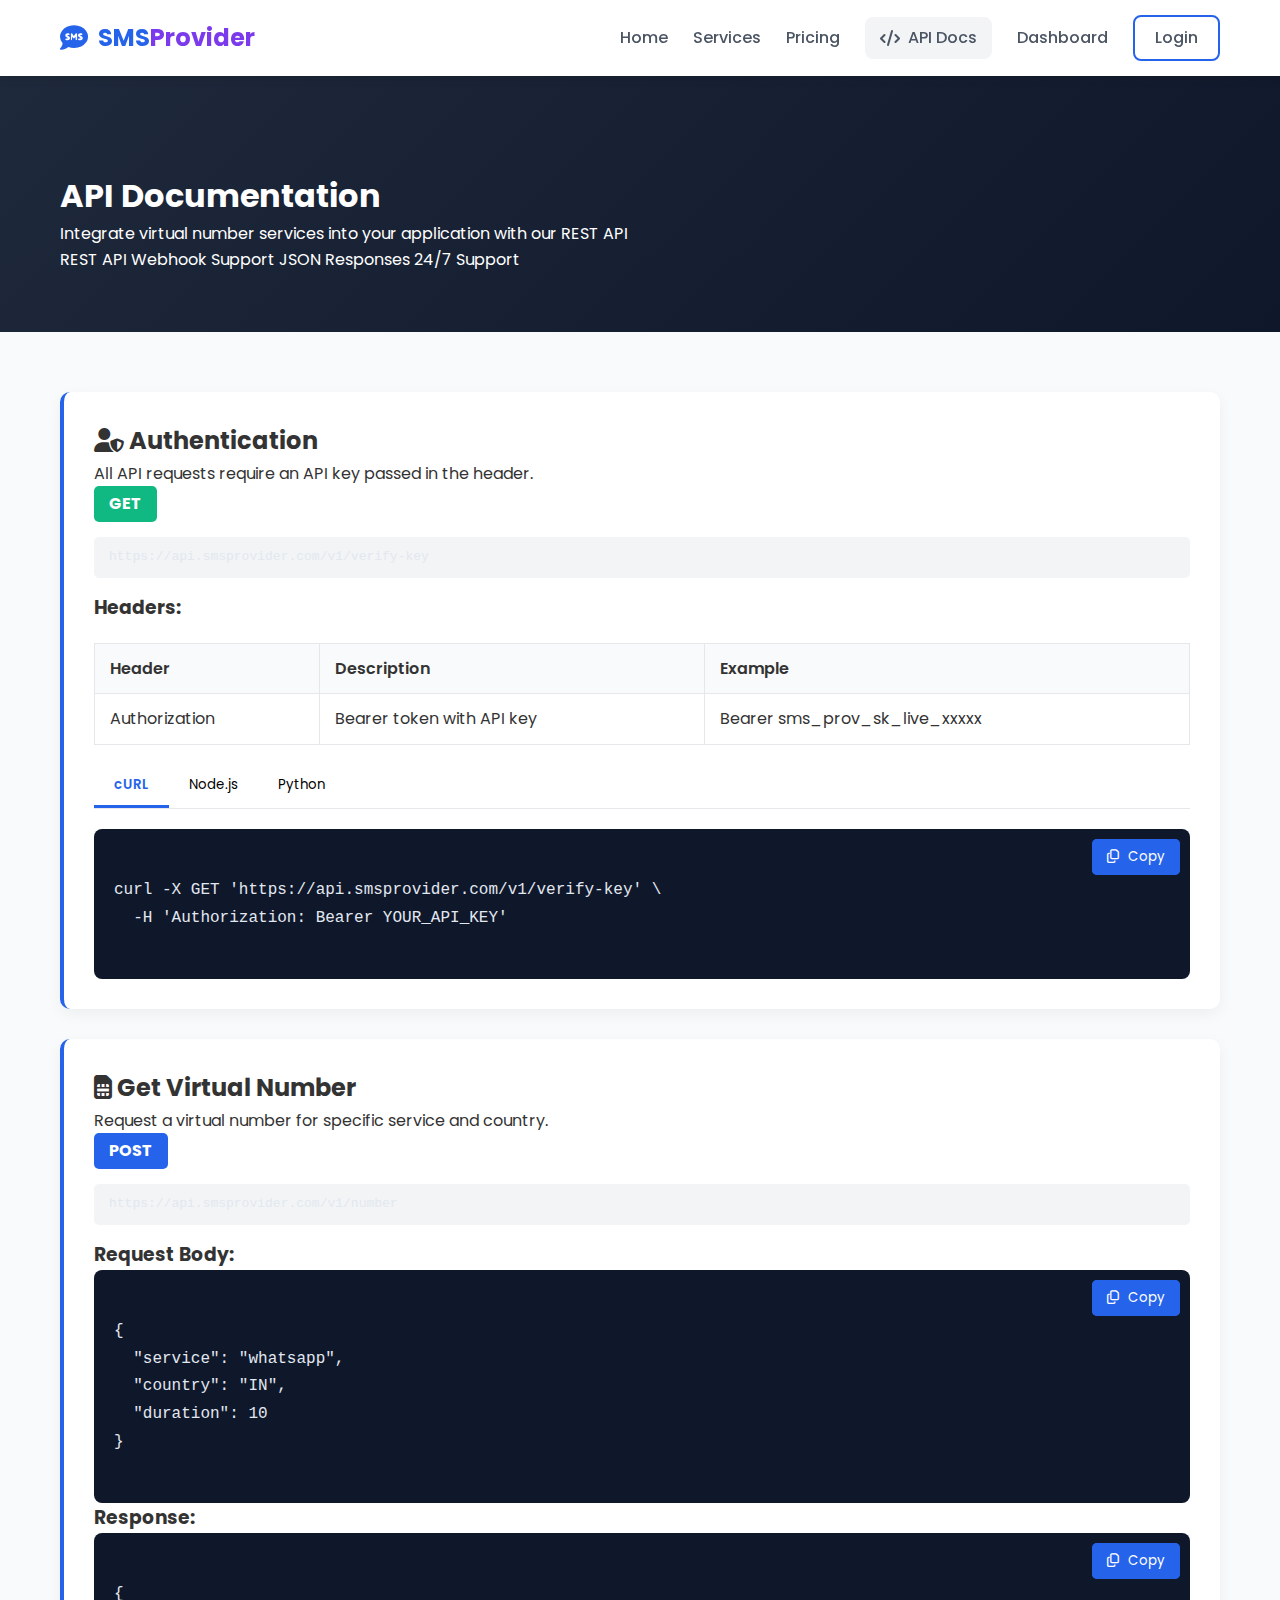
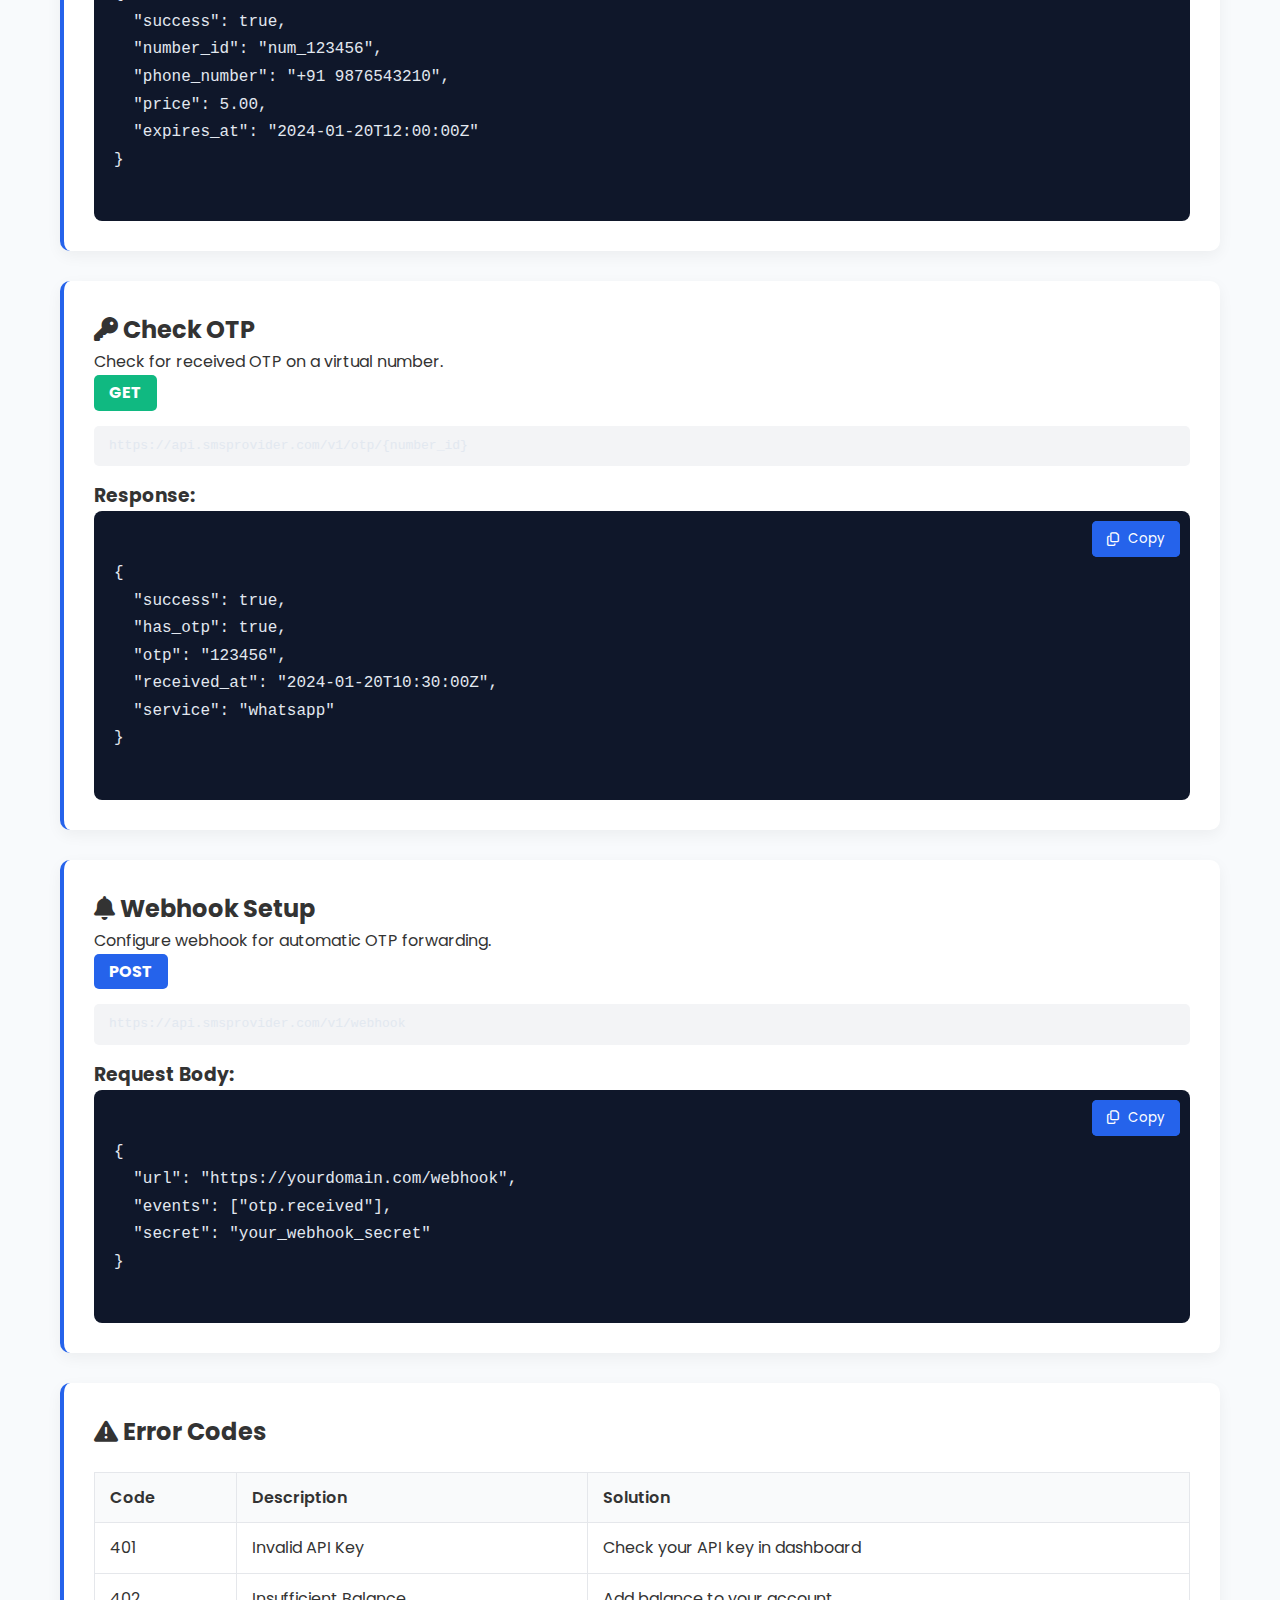
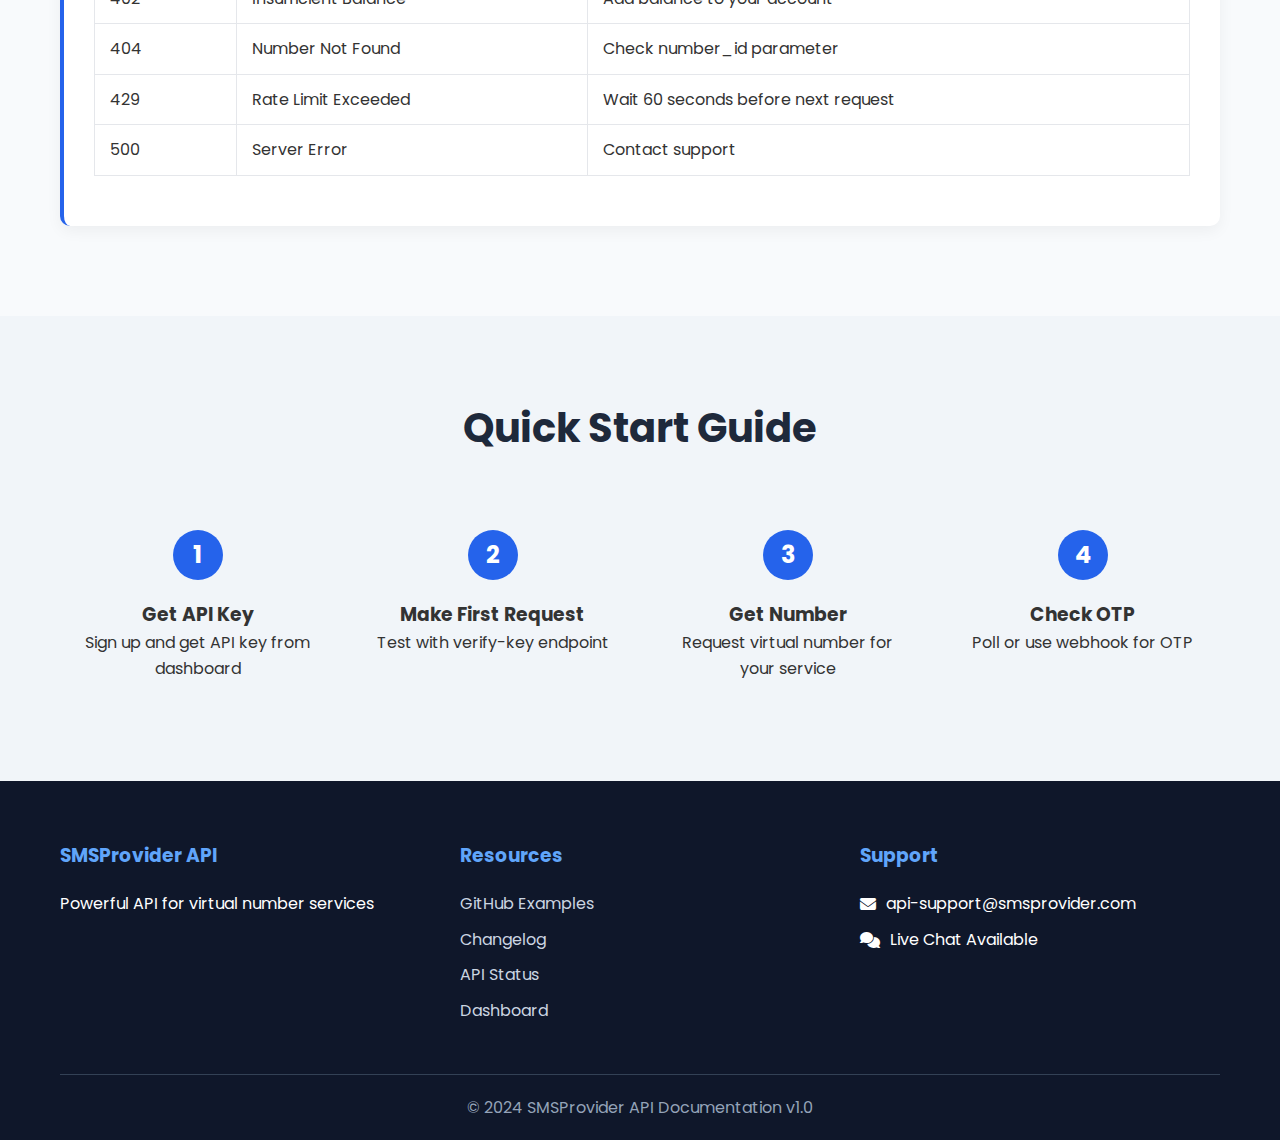
<file: api.html>
<!DOCTYPE html>
<html lang="en">
<head>
    <meta charset="UTF-8">
    <meta name="viewport" content="width=device-width, initial-scale=1.0">
    <title>API Documentation - SMSProvider</title>
    <link rel="stylesheet" href="style.css">
    <link rel="stylesheet" href="https://cdnjs.cloudflare.com/ajax/libs/font-awesome/6.4.0/css/all.min.css">
    <link href="https://fonts.googleapis.com/css2?family=Poppins:wght@300;400;500;600;700&display=swap" rel="stylesheet">
    <style>
        .api-doc-header {
            background: linear-gradient(135deg, #1e293b 0%, #0f172a 100%);
            color: white;
            padding: 100px 0 60px;
            margin-top: 70px;
        }
        
        .api-endpoints {
            padding: 60px 0;
        }
        
        .endpoint-card {
            background: white;
            border-radius: 10px;
            padding: 30px;
            margin-bottom: 30px;
            box-shadow: 0 5px 15px rgba(0,0,0,0.05);
            border-left: 4px solid #2563eb;
        }
        
        .endpoint-method {
            display: inline-block;
            padding: 5px 15px;
            border-radius: 5px;
            font-weight: bold;
            margin-right: 10px;
        }
        
        .method-get { background: #10b981; color: white; }
        .method-post { background: #2563eb; color: white; }
        
        .endpoint-url {
            font-family: monospace;
            background: #f3f4f6;
            padding: 10px 15px;
            border-radius: 5px;
            margin: 15px 0;
            display: block;
            overflow-x: auto;
        }
        
        .code-block {
            position: relative;
        }
        
        .copy-code-btn {
            position: absolute;
            top: 10px;
            right: 10px;
            background: #2563eb;
            color: white;
            border: none;
            padding: 8px 15px;
            border-radius: 5px;
            cursor: pointer;
            display: flex;
            align-items: center;
            gap: 5px;
        }
        
        .api-table {
            width: 100%;
            border-collapse: collapse;
            margin: 20px 0;
        }
        
        .api-table th, .api-table td {
            border: 1px solid #e5e7eb;
            padding: 12px 15px;
            text-align: left;
        }
        
        .api-table th {
            background: #f9fafb;
            font-weight: 600;
        }
        
        .code-tabs {
            display: flex;
            border-bottom: 1px solid #e5e7eb;
            margin-bottom: 20px;
        }
        
        .code-tab {
            padding: 10px 20px;
            background: none;
            border: none;
            cursor: pointer;
            border-bottom: 3px solid transparent;
        }
        
        .code-tab.active {
            border-bottom-color: #2563eb;
            color: #2563eb;
            font-weight: 600;
        }
        
        .code-content {
            display: none;
        }
        
        .code-content.active {
            display: block;
        }
    </style>
</head>
<body>
    <!-- Navbar -->
    <nav class="navbar">
        <div class="container">
            <div class="logo">
                <i class="fas fa-sms"></i>
                <span>SMS<span class="logo-highlight">Provider</span></span>
            </div>
            <div class="nav-links">
                <a href="index.html">Home</a>
                <a href="index.html#services">Services</a>
                <a href="index.html#pricing">Pricing</a>
                <a href="api.html" class="dashboard-btn active">
                    <i class="fas fa-code"></i> API Docs
                </a>
                <a href="dashboard.html">Dashboard</a>
                <a href="#" class="btn-login">Login</a>
            </div>
            <div class="menu-toggle">
                <i class="fas fa-bars"></i>
            </div>
        </div>
    </nav>

    <!-- API Documentation Header -->
    <section class="api-doc-header">
        <div class="container">
            <h1>API Documentation</h1>
            <p>Integrate virtual number services into your application with our REST API</p>
            <div class="api-badges">
                <span class="api-badge">REST API</span>
                <span class="api-badge">Webhook Support</span>
                <span class="api-badge">JSON Responses</span>
                <span class="api-badge">24/7 Support</span>
            </div>
        </div>
    </section>

    <!-- API Endpoints -->
    <section class="api-endpoints">
        <div class="container">
            <!-- Authentication -->
            <div class="endpoint-card">
                <h2><i class="fas fa-user-shield"></i> Authentication</h2>
                <p>All API requests require an API key passed in the header.</p>
                
                <div class="endpoint-method method-get">GET</div>
                <code class="endpoint-url">https://api.smsprovider.com/v1/verify-key</code>
                
                <h3>Headers:</h3>
                <table class="api-table">
                    <tr>
                        <th>Header</th>
                        <th>Description</th>
                        <th>Example</th>
                    </tr>
                    <tr>
                        <td>Authorization</td>
                        <td>Bearer token with API key</td>
                        <td>Bearer sms_prov_sk_live_xxxxx</td>
                    </tr>
                </table>
                
                <div class="code-tabs">
                    <button class="code-tab active" data-tab="curl-auth">cURL</button>
                    <button class="code-tab" data-tab="node-auth">Node.js</button>
                    <button class="code-tab" data-tab="python-auth">Python</button>
                </div>
                
                <div class="code-content active" id="curl-auth">
                    <pre><code class="bash">
curl -X GET 'https://api.smsprovider.com/v1/verify-key' \
  -H 'Authorization: Bearer YOUR_API_KEY'
                    </code></pre>
                </div>
                <div class="code-content" id="node-auth">
                    <pre><code class="javascript">
const verifyKey = async () => {
    const response = await fetch(
        'https://api.smsprovider.com/v1/verify-key',
        {
            headers: {
                'Authorization': 'Bearer YOUR_API_KEY'
            }
        }
    );
    return await response.json();
};
                    </code></pre>
                </div>
                <div class="code-content" id="python-auth">
                    <pre><code class="python">
import requests

response = requests.get(
    'https://api.smsprovider.com/v1/verify-key',
    headers={'Authorization': 'Bearer YOUR_API_KEY'}
)
print(response.json())
                    </code></pre>
                </div>
            </div>

            <!-- Get Virtual Number -->
            <div class="endpoint-card">
                <h2><i class="fas fa-sim-card"></i> Get Virtual Number</h2>
                <p>Request a virtual number for specific service and country.</p>
                
                <div class="endpoint-method method-post">POST</div>
                <code class="endpoint-url">https://api.smsprovider.com/v1/number</code>
                
                <h3>Request Body:</h3>
                <pre><code class="json">
{
  "service": "whatsapp",
  "country": "IN",
  "duration": 10
}
                </code></pre>
                
                <h3>Response:</h3>
                <pre><code class="json">
{
  "success": true,
  "number_id": "num_123456",
  "phone_number": "+91 9876543210",
  "price": 5.00,
  "expires_at": "2024-01-20T12:00:00Z"
}
                </code></pre>
            </div>

            <!-- Check OTP -->
            <div class="endpoint-card">
                <h2><i class="fas fa-key"></i> Check OTP</h2>
                <p>Check for received OTP on a virtual number.</p>
                
                <div class="endpoint-method method-get">GET</div>
                <code class="endpoint-url">https://api.smsprovider.com/v1/otp/{number_id}</code>
                
                <h3>Response:</h3>
                <pre><code class="json">
{
  "success": true,
  "has_otp": true,
  "otp": "123456",
  "received_at": "2024-01-20T10:30:00Z",
  "service": "whatsapp"
}
                </code></pre>
            </div>

            <!-- Webhook Setup -->
            <div class="endpoint-card">
                <h2><i class="fas fa-bell"></i> Webhook Setup</h2>
                <p>Configure webhook for automatic OTP forwarding.</p>
                
                <div class="endpoint-method method-post">POST</div>
                <code class="endpoint-url">https://api.smsprovider.com/v1/webhook</code>
                
                <h3>Request Body:</h3>
                <pre><code class="json">
{
  "url": "https://yourdomain.com/webhook",
  "events": ["otp.received"],
  "secret": "your_webhook_secret"
}
                </code></pre>
            </div>

            <!-- Error Codes -->
            <div class="endpoint-card">
                <h2><i class="fas fa-exclamation-triangle"></i> Error Codes</h2>
                <table class="api-table">
                    <tr>
                        <th>Code</th>
                        <th>Description</th>
                        <th>Solution</th>
                    </tr>
                    <tr>
                        <td>401</td>
                        <td>Invalid API Key</td>
                        <td>Check your API key in dashboard</td>
                    </tr>
                    <tr>
                        <td>402</td>
                        <td>Insufficient Balance</td>
                        <td>Add balance to your account</td>
                    </tr>
                    <tr>
                        <td>404</td>
                        <td>Number Not Found</td>
                        <td>Check number_id parameter</td>
                    </tr>
                    <tr>
                        <td>429</td>
                        <td>Rate Limit Exceeded</td>
                        <td>Wait 60 seconds before next request</td>
                    </tr>
                    <tr>
                        <td>500</td>
                        <td>Server Error</td>
                        <td>Contact support</td>
                    </tr>
                </table>
            </div>
        </div>
    </section>

    <!-- Quick Start -->
    <section class="how-it-works" style="background: #f1f5f9;">
        <div class="container">
            <h2 class="section-title">Quick Start Guide</h2>
            <div class="steps">
                <div class="step">
                    <div class="step-number">1</div>
                    <h3>Get API Key</h3>
                    <p>Sign up and get API key from dashboard</p>
                </div>
                <div class="step">
                    <div class="step-number">2</div>
                    <h3>Make First Request</h3>
                    <p>Test with verify-key endpoint</p>
                </div>
                <div class="step">
                    <div class="step-number">3</div>
                    <h3>Get Number</h3>
                    <p>Request virtual number for your service</p>
                </div>
                <div class="step">
                    <div class="step-number">4</div>
                    <h3>Check OTP</h3>
                    <p>Poll or use webhook for OTP</p>
                </div>
            </div>
        </div>
    </section>

    <!-- Footer -->
    <footer>
        <div class="container">
            <div class="footer-content">
                <div class="footer-section">
                    <h3>SMSProvider API</h3>
                    <p>Powerful API for virtual number services</p>
                </div>
                <div class="footer-section">
                    <h3>Resources</h3>
                    <a href="https://github.com/smsprovider/api-examples" target="_blank">GitHub Examples</a>
                    <a href="#changelog">Changelog</a>
                    <a href="#status">API Status</a>
                    <a href="dashboard.html">Dashboard</a>
                </div>
                <div class="footer-section">
                    <h3>Support</h3>
                    <p><i class="fas fa-envelope"></i> api-support@smsprovider.com</p>
                    <p><i class="fas fa-comments"></i> Live Chat Available</p>
                </div>
            </div>
            <div class="footer-bottom">
                <p>&copy; 2024 SMSProvider API Documentation v1.0</p>
            </div>
        </div>
    </footer>

    <script src="script.js"></script>
    <script>
        // Code tabs functionality
        document.querySelectorAll('.code-tab').forEach(tab => {
            tab.addEventListener('click', () => {
                const tabId = tab.getAttribute('data-tab');
                const parent = tab.closest('.endpoint-card');
                
                // Remove active class from all tabs in this card
                parent.querySelectorAll('.code-tab').forEach(t => {
                    t.classList.remove('active');
                });
                
                // Remove active class from all content in this card
                parent.querySelectorAll('.code-content').forEach(c => {
                    c.classList.remove('active');
                });
                
                // Add active class to clicked tab and corresponding content
                tab.classList.add('active');
                parent.querySelector(`#${tabId}`).classList.add('active');
            });
        });
        
        // Copy code buttons
        document.querySelectorAll('pre code').forEach(codeBlock => {
            const copyBtn = document.createElement('button');
            copyBtn.className = 'copy-code-btn';
            copyBtn.innerHTML = '<i class="far fa-copy"></i> Copy';
            copyBtn.addEventListener('click', () => {
                navigator.clipboard.writeText(codeBlock.textContent)
                    .then(() => {
                        copyBtn.innerHTML = '<i class="fas fa-check"></i> Copied!';
                        setTimeout(() => {
                            copyBtn.innerHTML = '<i class="far fa-copy"></i> Copy';
                        }, 2000);
                    });
            });
            codeBlock.parentNode.style.position = 'relative';
            codeBlock.parentNode.appendChild(copyBtn);
        });
    </script>
</body>
</html>
</file>
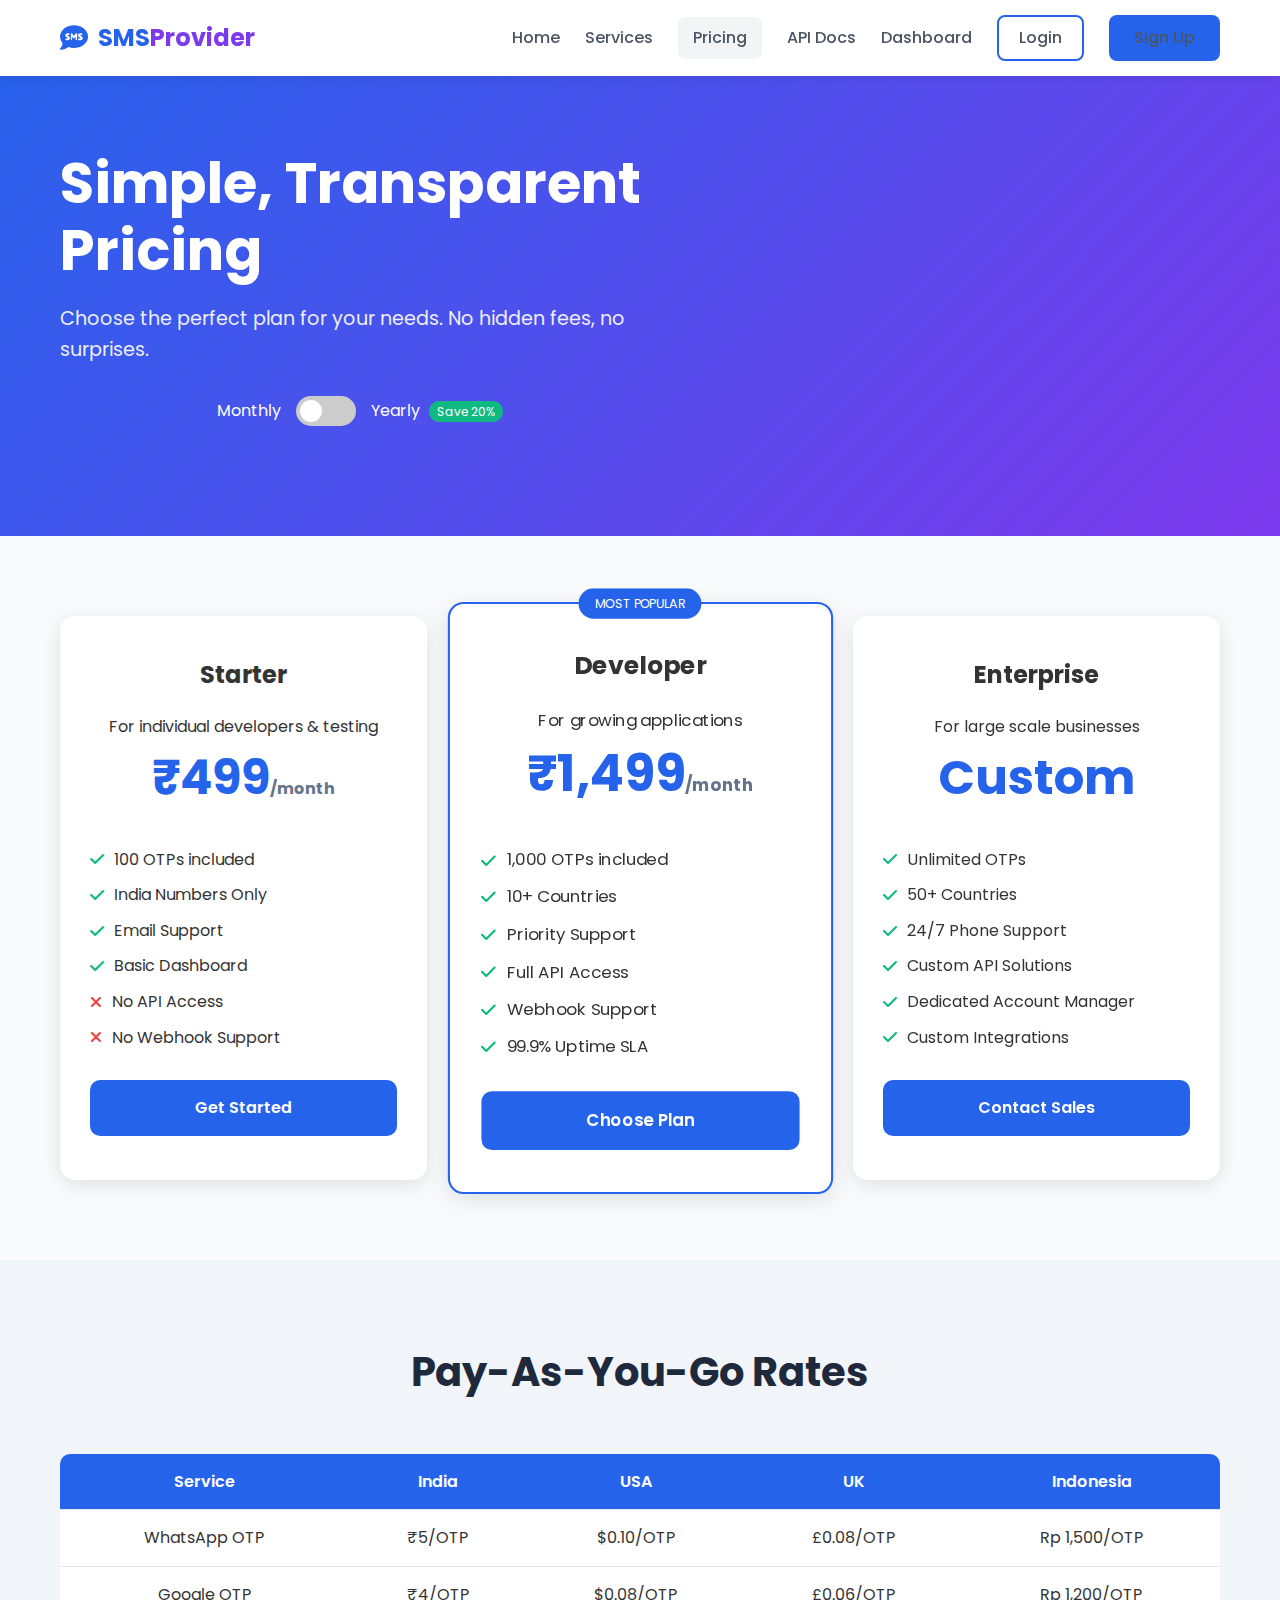
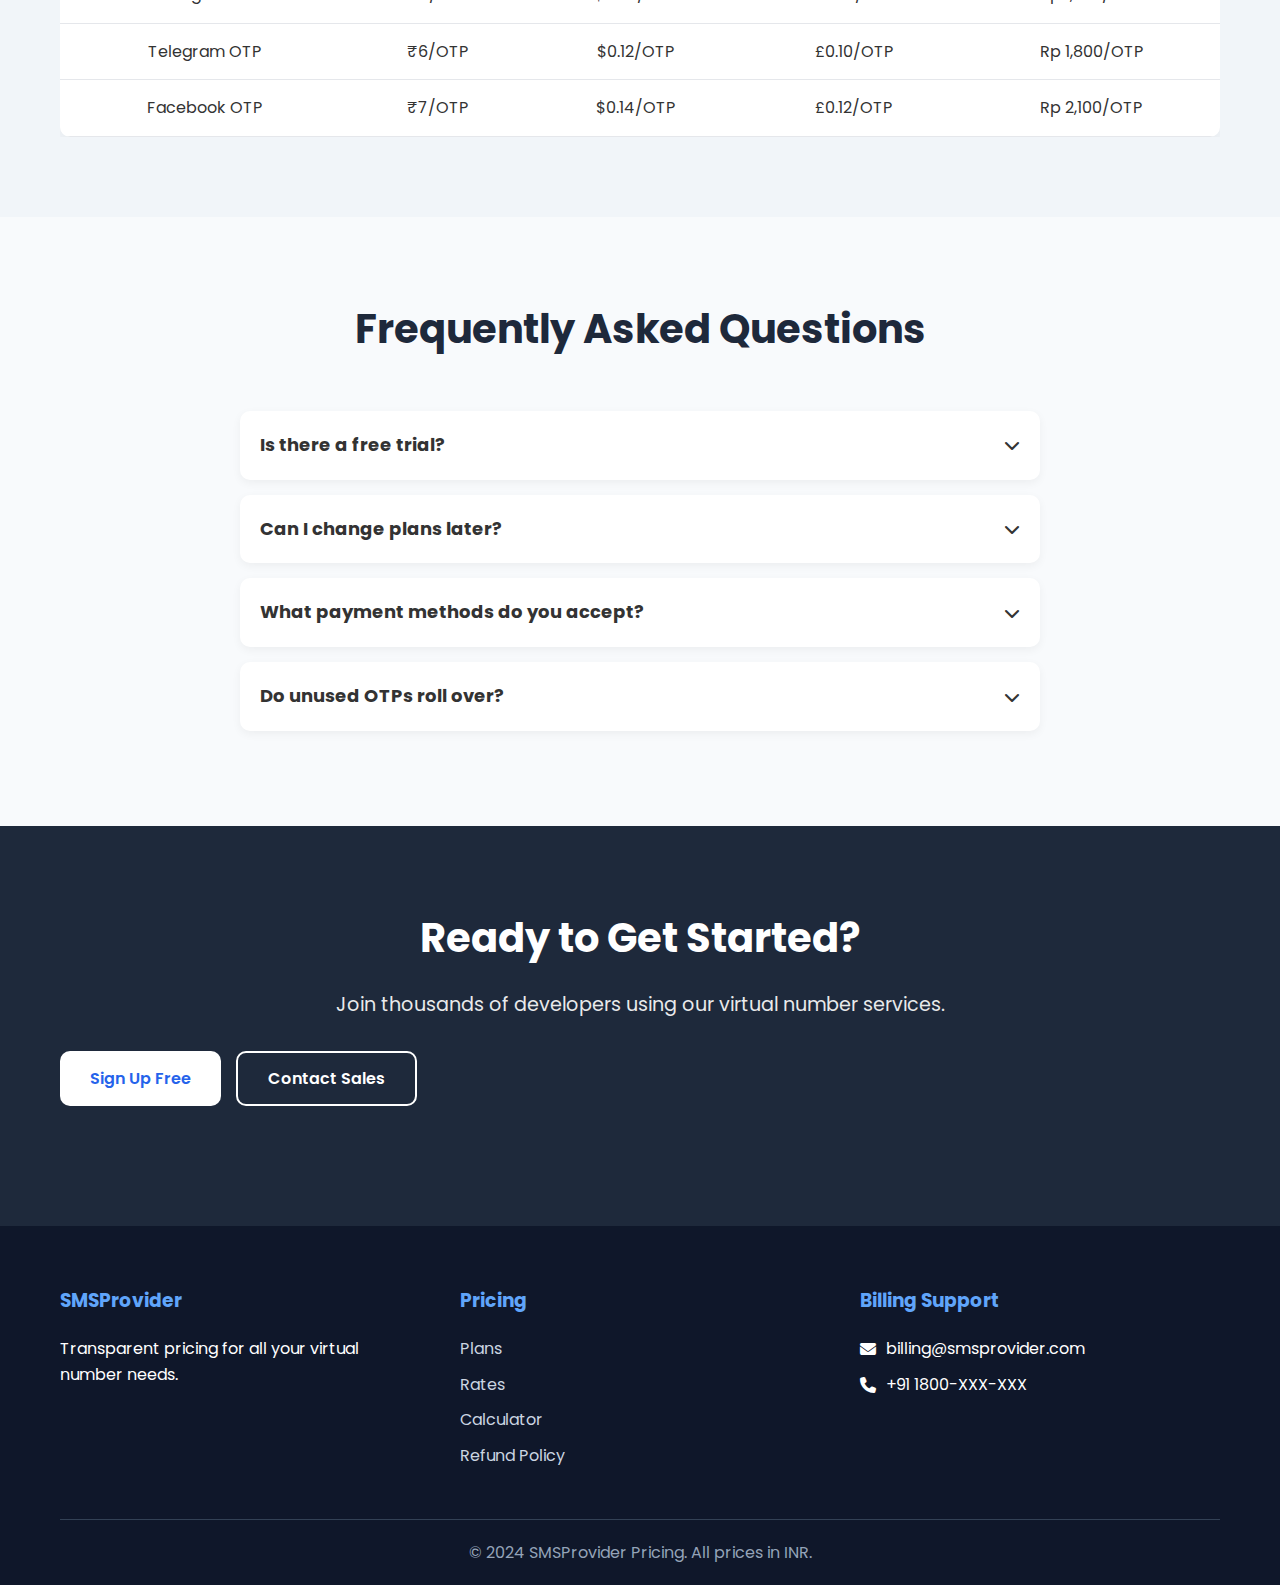
<file: pricing.html>
<!DOCTYPE html>
<html lang="en">
<head>
    <meta charset="UTF-8">
    <meta name="viewport" content="width=device-width, initial-scale=1.0">
    <title>Pricing - SMSProvider</title>
    <link rel="stylesheet" href="style.css">
    <link rel="stylesheet" href="https://cdnjs.cloudflare.com/ajax/libs/font-awesome/6.4.0/css/all.min.css">
    <link href="https://fonts.googleapis.com/css2?family=Poppins:wght@300;400;500;600;700&display=swap" rel="stylesheet">
</head>
<body>
    <!-- Navbar -->
    <nav class="navbar">
        <div class="container">
            <div class="logo">
                <i class="fas fa-sms"></i>
                <span>SMS<span class="logo-highlight">Provider</span></span>
            </div>
            <div class="nav-links">
                <a href="index.html">Home</a>
                <a href="index.html#services">Services</a>
                <a href="pricing.html" class="dashboard-btn active">Pricing</a>
                <a href="api.html">API Docs</a>
                <a href="dashboard.html">Dashboard</a>
                <a href="#" class="btn-login">Login</a>
                <a href="#" class="btn-signup">Sign Up</a>
            </div>
            <div class="menu-toggle">
                <i class="fas fa-bars"></i>
            </div>
        </div>
    </nav>

    <!-- Pricing Hero -->
    <section class="hero" style="padding: 150px 0 80px;">
        <div class="container">
            <div class="hero-content">
                <h1>Simple, Transparent Pricing</h1>
                <p class="subtitle">Choose the perfect plan for your needs. No hidden fees, no surprises.</p>
                <div class="pricing-toggle">
                    <span>Monthly</span>
                    <label class="switch">
                        <input type="checkbox" id="pricingToggle">
                        <span class="slider"></span>
                    </label>
                    <span>Yearly <span class="discount-badge">Save 20%</span></span>
                </div>
            </div>
        </div>
    </section>

    <!-- Pricing Plans -->
    <section class="pricing">
        <div class="container">
            <div class="pricing-cards">
                <!-- Starter Plan -->
                <div class="price-card">
                    <h3>Starter</h3>
                    <p>For individual developers & testing</p>
                    <div class="price monthly">₹499<span>/month</span></div>
                    <div class="price yearly" style="display: none;">₹399<span>/month</span></div>
                    <ul>
                        <li><i class="fas fa-check"></i> 100 OTPs included</li>
                        <li><i class="fas fa-check"></i> India Numbers Only</li>
                        <li><i class="fas fa-check"></i> Email Support</li>
                        <li><i class="fas fa-check"></i> Basic Dashboard</li>
                        <li><i class="fas fa-times"></i> No API Access</li>
                        <li><i class="fas fa-times"></i> No Webhook Support</li>
                    </ul>
                    <a href="#signup" class="btn-price">Get Started</a>
                </div>

                <!-- Developer Plan -->
                <div class="price-card popular">
                    <div class="popular-badge">MOST POPULAR</div>
                    <h3>Developer</h3>
                    <p>For growing applications</p>
                    <div class="price monthly">₹1,499<span>/month</span></div>
                    <div class="price yearly" style="display: none;">₹1,199<span>/month</span></div>
                    <ul>
                        <li><i class="fas fa-check"></i> 1,000 OTPs included</li>
                        <li><i class="fas fa-check"></i> 10+ Countries</li>
                        <li><i class="fas fa-check"></i> Priority Support</li>
                        <li><i class="fas fa-check"></i> Full API Access</li>
                        <li><i class="fas fa-check"></i> Webhook Support</li>
                        <li><i class="fas fa-check"></i> 99.9% Uptime SLA</li>
                    </ul>
                    <a href="#signup" class="btn-price">Choose Plan</a>
                </div>

                <!-- Enterprise Plan -->
                <div class="price-card">
                    <h3>Enterprise</h3>
                    <p>For large scale businesses</p>
                    <div class="price">Custom</div>
                    <ul>
                        <li><i class="fas fa-check"></i> Unlimited OTPs</li>
                        <li><i class="fas fa-check"></i> 50+ Countries</li>
                        <li><i class="fas fa-check"></i> 24/7 Phone Support</li>
                        <li><i class="fas fa-check"></i> Custom API Solutions</li>
                        <li><i class="fas fa-check"></i> Dedicated Account Manager</li>
                        <li><i class="fas fa-check"></i> Custom Integrations</li>
                    </ul>
                    <a href="#contact" class="btn-price">Contact Sales</a>
                </div>
            </div>
        </div>
    </section>

    <!-- Pay-As-You-Go -->
    <section class="how-it-works">
        <div class="container">
            <h2 class="section-title">Pay-As-You-Go Rates</h2>
            <div class="rates-table">
                <table>
                    <thead>
                        <tr>
                            <th>Service</th>
                            <th>India</th>
                            <th>USA</th>
                            <th>UK</th>
                            <th>Indonesia</th>
                        </tr>
                    </thead>
                    <tbody>
                        <tr>
                            <td>WhatsApp OTP</td>
                            <td>₹5/OTP</td>
                            <td>$0.10/OTP</td>
                            <td>£0.08/OTP</td>
                            <td>Rp 1,500/OTP</td>
                        </tr>
                        <tr>
                            <td>Google OTP</td>
                            <td>₹4/OTP</td>
                            <td>$0.08/OTP</td>
                            <td>£0.06/OTP</td>
                            <td>Rp 1,200/OTP</td>
                        </tr>
                        <tr>
                            <td>Telegram OTP</td>
                            <td>₹6/OTP</td>
                            <td>$0.12/OTP</td>
                            <td>£0.10/OTP</td>
                            <td>Rp 1,800/OTP</td>
                        </tr>
                        <tr>
                            <td>Facebook OTP</td>
                            <td>₹7/OTP</td>
                            <td>$0.14/OTP</td>
                            <td>£0.12/OTP</td>
                            <td>Rp 2,100/OTP</td>
                        </tr>
                    </tbody>
                </table>
            </div>
        </div>
    </section>

    <!-- FAQ -->
    <section class="pricing" style="background: #f8fafc;">
        <div class="container">
            <h2 class="section-title">Frequently Asked Questions</h2>
            <div class="faq">
                <div class="faq-item">
                    <div class="faq-question">
                        <h3>Is there a free trial?</h3>
                        <i class="fas fa-chevron-down"></i>
                    </div>
                    <div class="faq-answer">
                        <p>Yes! All new users get ₹100 free credit to test our services.</p>
                    </div>
                </div>
                <div class="faq-item">
                    <div class="faq-question">
                        <h3>Can I change plans later?</h3>
                        <i class="fas fa-chevron-down"></i>
                    </div>
                    <div class="faq-answer">
                        <p>Yes, you can upgrade or downgrade your plan anytime.</p>
                    </div>
                </div>
                <div class="faq-item">
                    <div class="faq-question">
                        <h3>What payment methods do you accept?</h3>
                        <i class="fas fa-chevron-down"></i>
                    </div>
                    <div class="faq-answer">
                        <p>Credit/Debit Cards, UPI, Net Banking, PayPal, and Crypto.</p>
                    </div>
                </div>
                <div class="faq-item">
                    <div class="faq-question">
                        <h3>Do unused OTPs roll over?</h3>
                        <i class="fas fa-chevron-down"></i>
                    </div>
                    <div class="faq-answer">
                        <p>Yes, unused OTPs roll over to the next month for paid plans.</p>
                    </div>
                </div>
            </div>
        </div>
    </section>

    <!-- CTA -->
    <section class="api-section">
        <div class="container">
            <div class="cta-final">
                <h2>Ready to Get Started?</h2>
                <p>Join thousands of developers using our virtual number services.</p>
                <div class="cta-buttons">
                    <a href="#signup" class="btn-primary">Sign Up Free</a>
                    <a href="#contact" class="btn-secondary">Contact Sales</a>
                </div>
            </div>
        </div>
    </section>

    <!-- Footer -->
    <footer>
        <div class="container">
            <div class="footer-content">
                <div class="footer-section">
                    <h3>SMSProvider</h3>
                    <p>Transparent pricing for all your virtual number needs.</p>
                </div>
                <div class="footer-section">
                    <h3>Pricing</h3>
                    <a href="#plans">Plans</a>
                    <a href="#rates">Rates</a>
                    <a href="#calculator">Calculator</a>
                    <a href="#refund">Refund Policy</a>
                </div>
                <div class="footer-section">
                    <h3>Billing Support</h3>
                    <p><i class="fas fa-envelope"></i> billing@smsprovider.com</p>
                    <p><i class="fas fa-phone"></i> +91 1800-XXX-XXX</p>
                </div>
            </div>
            <div class="footer-bottom">
                <p>&copy; 2024 SMSProvider Pricing. All prices in INR.</p>
            </div>
        </div>
    </footer>

    <script src="script.js"></script>
    <script>
        // Pricing toggle
        const pricingToggle = document.getElementById('pricingToggle');
        const monthlyPrices = document.querySelectorAll('.price.monthly');
        const yearlyPrices = document.querySelectorAll('.price.yearly');
        
        if (pricingToggle) {
            pricingToggle.addEventListener('change', function() {
                if (this.checked) {
                    monthlyPrices.forEach(p => p.style.display = 'none');
                    yearlyPrices.forEach(p => p.style.display = 'block');
                } else {
                    monthlyPrices.forEach(p => p.style.display = 'block');
                    yearlyPrices.forEach(p => p.style.display = 'none');
                }
            });
        }
        
        // FAQ toggle
        document.querySelectorAll('.faq-question').forEach(question => {
            question.addEventListener('click', () => {
                const answer = question.nextElementSibling;
                const icon = question.querySelector('i');
                
                answer.style.display = answer.style.display === 'block' ? 'none' : 'block';
                icon.classList.toggle('fa-chevron-down');
                icon.classList.toggle('fa-chevron-up');
            });
        });
        
        // Add some CSS for FAQ
        const style = document.createElement('style');
        style.textContent = `
            .pricing-toggle {
                display: flex;
                align-items: center;
                gap: 15px;
                margin: 30px 0;
                justify-content: center;
            }
            
            .switch {
                position: relative;
                display: inline-block;
                width: 60px;
                height: 30px;
            }
            
            .switch input {
                opacity: 0;
                width: 0;
                height: 0;
            }
            
            .slider {
                position: absolute;
                cursor: pointer;
                top: 0;
                left: 0;
                right: 0;
                bottom: 0;
                background-color: #ccc;
                transition: .4s;
                border-radius: 34px;
            }
            
            .slider:before {
                position: absolute;
                content: "";
                height: 22px;
                width: 22px;
                left: 4px;
                bottom: 4px;
                background-color: white;
                transition: .4s;
                border-radius: 50%;
            }
            
            input:checked + .slider {
                background-color: #2563eb;
            }
            
            input:checked + .slider:before {
                transform: translateX(30px);
            }
            
            .discount-badge {
                background: #10b981;
                color: white;
                padding: 2px 8px;
                border-radius: 10px;
                font-size: 12px;
                margin-left: 5px;
            }
            
            .rates-table {
                overflow-x: auto;
            }
            
            .rates-table table {
                width: 100%;
                border-collapse: collapse;
                background: white;
                border-radius: 10px;
                overflow: hidden;
                box-shadow: 0 5px 15px rgba(0,0,0,0.05);
            }
            
            .rates-table th,
            .rates-table td {
                padding: 15px;
                text-align: center;
                border-bottom: 1px solid #e5e7eb;
            }
            
            .rates-table th {
                background: #2563eb;
                color: white;
                font-weight: 600;
            }
            
            .rates-table tr:hover {
                background: #f9fafb;
            }
            
            .faq {
                max-width: 800px;
                margin: 0 auto;
            }
            
            .faq-item {
                background: white;
                border-radius: 10px;
                margin-bottom: 15px;
                overflow: hidden;
                box-shadow: 0 3px 10px rgba(0,0,0,0.05);
            }
            
            .faq-question {
                padding: 20px;
                display: flex;
                justify-content: space-between;
                align-items: center;
                cursor: pointer;
            }
            
            .faq-question h3 {
                margin: 0;
                font-size: 18px;
            }
            
            .faq-answer {
                padding: 0 20px;
                display: none;
                border-top: 1px solid #e5e7eb;
            }
            
            .faq-answer p {
                padding: 20px 0;
                margin: 0;
            }
            
            .cta-final {
                text-align: center;
                color: white;
            }
            
            .cta-final h2 {
                font-size: 2.5rem;
                margin-bottom: 20px;
            }
            
            .cta-final p {
                font-size: 1.2rem;
                margin-bottom: 30px;
                opacity: 0.9;
            }
        `;
        document.head.appendChild(style);
    </script>
</body>
</html>
</file>
<file: style.css>
/* Reset & Base */
* {
    margin: 0;
    padding: 0;
    box-sizing: border-box;
    font-family: 'Poppins', sans-serif;
}

body {
    background: #f8fafc;
    color: #333;
    line-height: 1.6;
}

.container {
    max-width: 1200px;
    margin: 0 auto;
    padding: 0 20px;
}

/* Navbar */
.navbar {
    background: white;
    box-shadow: 0 2px 10px rgba(0,0,0,0.1);
    position: fixed;
    width: 100%;
    top: 0;
    z-index: 1000;
}

.navbar .container {
    display: flex;
    justify-content: space-between;
    align-items: center;
    padding: 15px 20px;
}

.logo {
    display: flex;
    align-items: center;
    font-size: 24px;
    font-weight: 700;
    color: #2563eb;
}

.logo i {
    margin-right: 10px;
    font-size: 28px;
}

.logo-highlight {
    color: #7c3aed;
}

.nav-links {
    display: flex;
    align-items: center;
    gap: 25px;
}

.nav-links a {
    text-decoration: none;
    color: #4b5563;
    font-weight: 500;
    transition: color 0.3s;
}

.nav-links a:hover {
    color: #2563eb;
}

.dashboard-btn {
    background: #f3f4f6;
    padding: 8px 15px;
    border-radius: 8px;
    display: flex;
    align-items: center;
    gap: 8px;
}

.btn-login {
    padding: 8px 20px;
    border-radius: 8px;
    border: 2px solid #2563eb;
    color: #2563eb;
}

.btn-signup {
    background: #2563eb;
    color: white;
    padding: 10px 25px;
    border-radius: 8px;
    transition: background 0.3s;
}

.btn-signup:hover {
    background: #1d4ed8;
}

.menu-toggle {
    display: none;
    font-size: 24px;
    cursor: pointer;
}

/* Hero Section */
.hero {
    padding: 150px 0 80px;
    background: linear-gradient(135deg, #2563eb 0%, #7c3aed 100%);
    color: white;
}

.hero .container {
    display: flex;
    align-items: center;
    justify-content: space-between;
}

.hero-content {
    flex: 1;
    max-width: 600px;
}

.hero h1 {
    font-size: 3.5rem;
    margin-bottom: 20px;
    line-height: 1.2;
}

.subtitle {
    font-size: 1.2rem;
    margin-bottom: 30px;
    opacity: 0.9;
}

.cta-buttons {
    display: flex;
    gap: 15px;
    margin-bottom: 40px;
}

.btn-primary {
    background: white;
    color: #2563eb;
    padding: 15px 30px;
    border-radius: 10px;
    text-decoration: none;
    font-weight: 600;
    display: inline-block;
    transition: transform 0.3s;
}

.btn-primary:hover {
    transform: translateY(-3px);
}

.btn-secondary {
    background: transparent;
    border: 2px solid white;
    color: white;
    padding: 13px 30px;
    border-radius: 10px;
    text-decoration: none;
    font-weight: 600;
    display: inline-block;
}

.stats {
    display: flex;
    gap: 30px;
    margin-top: 40px;
}

.stat-item h3 {
    font-size: 2.5rem;
    margin-bottom: 5px;
}

.stat-item p {
    opacity: 0.8;
}

.hero-image {
    flex: 1;
    text-align: center;
}

.hero-image img {
    max-width: 100%;
    height: auto;
}

/* Services */
.section-title {
    text-align: center;
    font-size: 2.5rem;
    margin-bottom: 50px;
    color: #1e293b;
}

.services {
    padding: 80px 0;
}

.services-grid {
    display: grid;
    grid-template-columns: repeat(auto-fit, minmax(250px, 1fr));
    gap: 30px;
}

.service-card {
    background: white;
    padding: 30px;
    border-radius: 15px;
    box-shadow: 0 5px 15px rgba(0,0,0,0.05);
    text-align: center;
    transition: transform 0.3s;
}

.service-card:hover {
    transform: translateY(-10px);
}

.service-icon {
    background: #dbeafe;
    width: 70px;
    height: 70px;
    border-radius: 50%;
    display: flex;
    align-items: center;
    justify-content: center;
    margin: 0 auto 20px;
    color: #2563eb;
    font-size: 30px;
}

.service-card h3 {
    margin-bottom: 15px;
    color: #1e293b;
}

/* How It Works */
.how-it-works {
    padding: 80px 0;
    background: #f1f5f9;
}

.steps {
    display: flex;
    justify-content: space-between;
    flex-wrap: wrap;
    gap: 20px;
}

.step {
    flex: 1;
    min-width: 200px;
    text-align: center;
    padding: 20px;
}

.step-number {
    background: #2563eb;
    color: white;
    width: 50px;
    height: 50px;
    border-radius: 50%;
    display: flex;
    align-items: center;
    justify-content: center;
    font-size: 24px;
    font-weight: bold;
    margin: 0 auto 20px;
}

/* Pricing */
.pricing {
    padding: 80px 0;
}

.pricing-cards {
    display: grid;
    grid-template-columns: repeat(auto-fit, minmax(300px, 1fr));
    gap: 30px;
}

.price-card {
    background: white;
    padding: 40px 30px;
    border-radius: 15px;
    box-shadow: 0 5px 20px rgba(0,0,0,0.1);
    text-align: center;
    position: relative;
}

.price-card.popular {
    border: 2px solid #2563eb;
    transform: scale(1.05);
}

.popular-badge {
    position: absolute;
    top: -15px;
    left: 50%;
    transform: translateX(-50%);
    background: #2563eb;
    color: white;
    padding: 5px 15px;
    border-radius: 20px;
    font-size: 12px;
}

.price-card h3 {
    font-size: 24px;
    margin-bottom: 20px;
}

.price {
    font-size: 48px;
    font-weight: bold;
    color: #2563eb;
    margin-bottom: 30px;
}

.price span {
    font-size: 16px;
    color: #64748b;
}

.price-card ul {
    list-style: none;
    margin-bottom: 30px;
    text-align: left;
}

.price-card li {
    margin-bottom: 10px;
    display: flex;
    align-items: center;
    gap: 10px;
}

.price-card .fa-check {
    color: #10b981;
}

.price-card .fa-times {
    color: #ef4444;
}

.btn-price {
    background: #2563eb;
    color: white;
    padding: 15px 40px;
    border-radius: 10px;
    text-decoration: none;
    display: inline-block;
    font-weight: 600;
    width: 100%;
}

/* API Section */
.api-section {
    padding: 80px 0;
    background: #1e293b;
    color: white;
}

.api-section .section-title {
    color: white;
}

.api-demo {
    display: grid;
    grid-template-columns: 1fr 1fr;
    gap: 40px;
    margin-top: 40px;
}

.code-example {
    background: #0f172a;
    padding: 30px;
    border-radius: 10px;
    overflow-x: auto;
}

.code-example h3 {
    margin-bottom: 20px;
    color: #60a5fa;
}

pre {
    background: #0f172a;
    padding: 20px;
    border-radius: 8px;
    overflow-x: auto;
}

code {
    color: #e2e8f0;
    font-family: 'Courier New', monospace;
}

.api-features {
    padding: 20px;
}

.api-features ul {
    list-style: none;
    margin-bottom: 30px;
}

.api-features li {
    margin-bottom: 15px;
    display: flex;
    align-items: center;
    gap: 10px;
    font-size: 18px;
}

.fa-check-circle {
    color: #10b981;
}

.btn-api {
    background: transparent;
    border: 2px solid #60a5fa;
    color: #60a5fa;
    padding: 12px 30px;
    border-radius: 8px;
    text-decoration: none;
    font-weight: 600;
    display: inline-block;
}

/* Footer */
footer {
    background: #0f172a;
    color: white;
    padding: 60px 0 20px;
}

.footer-content {
    display: grid;
    grid-template-columns: repeat(auto-fit, minmax(250px, 1fr));
    gap: 40px;
    margin-bottom: 40px;
}

.footer-section h3 {
    margin-bottom: 20px;
    color: #60a5fa;
}

.footer-section a {
    display: block;
    color: #cbd5e1;
    text-decoration: none;
    margin-bottom: 10px;
    transition: color 0.3s;
}

.footer-section a:hover {
    color: #60a5fa;
}

.footer-section p {
    margin-bottom: 10px;
    display: flex;
    align-items: center;
    gap: 10px;
}

.footer-bottom {
    text-align: center;
    padding-top: 20px;
    border-top: 1px solid #334155;
    color: #94a3b8;
}

/* Modal */
.modal {
    display: none;
    position: fixed;
    top: 0;
    left: 0;
    width: 100%;
    height: 100%;
    background: rgba(0,0,0,0.5);
    z-index: 2000;
    align-items: center;
    justify-content: center;
}

.modal.active {
    display: flex;
}

.modal-content {
    background: white;
    padding: 40px;
    border-radius: 15px;
    max-width: 400px;
    width: 90%;
    position: relative;
}

.close-modal {
    position: absolute;
    top: 20px;
    right: 20px;
    font-size: 24px;
    cursor: pointer;
}

.auth-tabs {
    display: flex;
    margin-bottom: 30px;
    border-bottom: 2px solid #e5e7eb;
}

.tab-btn {
    flex: 1;
    padding: 15px;
    background: none;
    border: none;
    font-size: 16px;
    cursor: pointer;
    position: relative;
}

.tab-btn.active {
    color: #2563eb;
    font-weight: 600;
}

.tab-btn.active::after {
    content: '';
    position: absolute;
    bottom: -2px;
    left: 0;
    width: 100%;
    height: 2px;
    background: #2563eb;
}

.auth-form {
    display: none;
}

.auth-form.active {
    display: block;
}

.auth-form input {
    width: 100%;
    padding: 15px;
    margin-bottom: 15px;
    border: 1px solid #d1d5db;
    border-radius: 8px;
    font-size: 16px;
}

/* Responsive */
@media (max-width: 992px) {
    .hero .container {
        flex-direction: column;
        text-align: center;
    }
    
    .hero h1 {
        font-size: 2.5rem;
    }
    
    .api-demo {
        grid-template-columns: 1fr;
    }
}

@media (max-width: 768px) {
    .nav-links {
        display: none;
        position: absolute;
        top: 100%;
        left: 0;
        width: 100%;
        background: white;
        flex-direction: column;
        padding: 20px;
        box-shadow: 0 5px 10px rgba(0,0,0,0.1);
    }
    
    .nav-links.active {
        display: flex;
    }
    
    .menu-toggle {
        display: block;
    }
    
    .stats {
        flex-wrap: wrap;
        justify-content: center;
    }
    
    .steps {
        flex-direction: column;
    }
}
</file>
